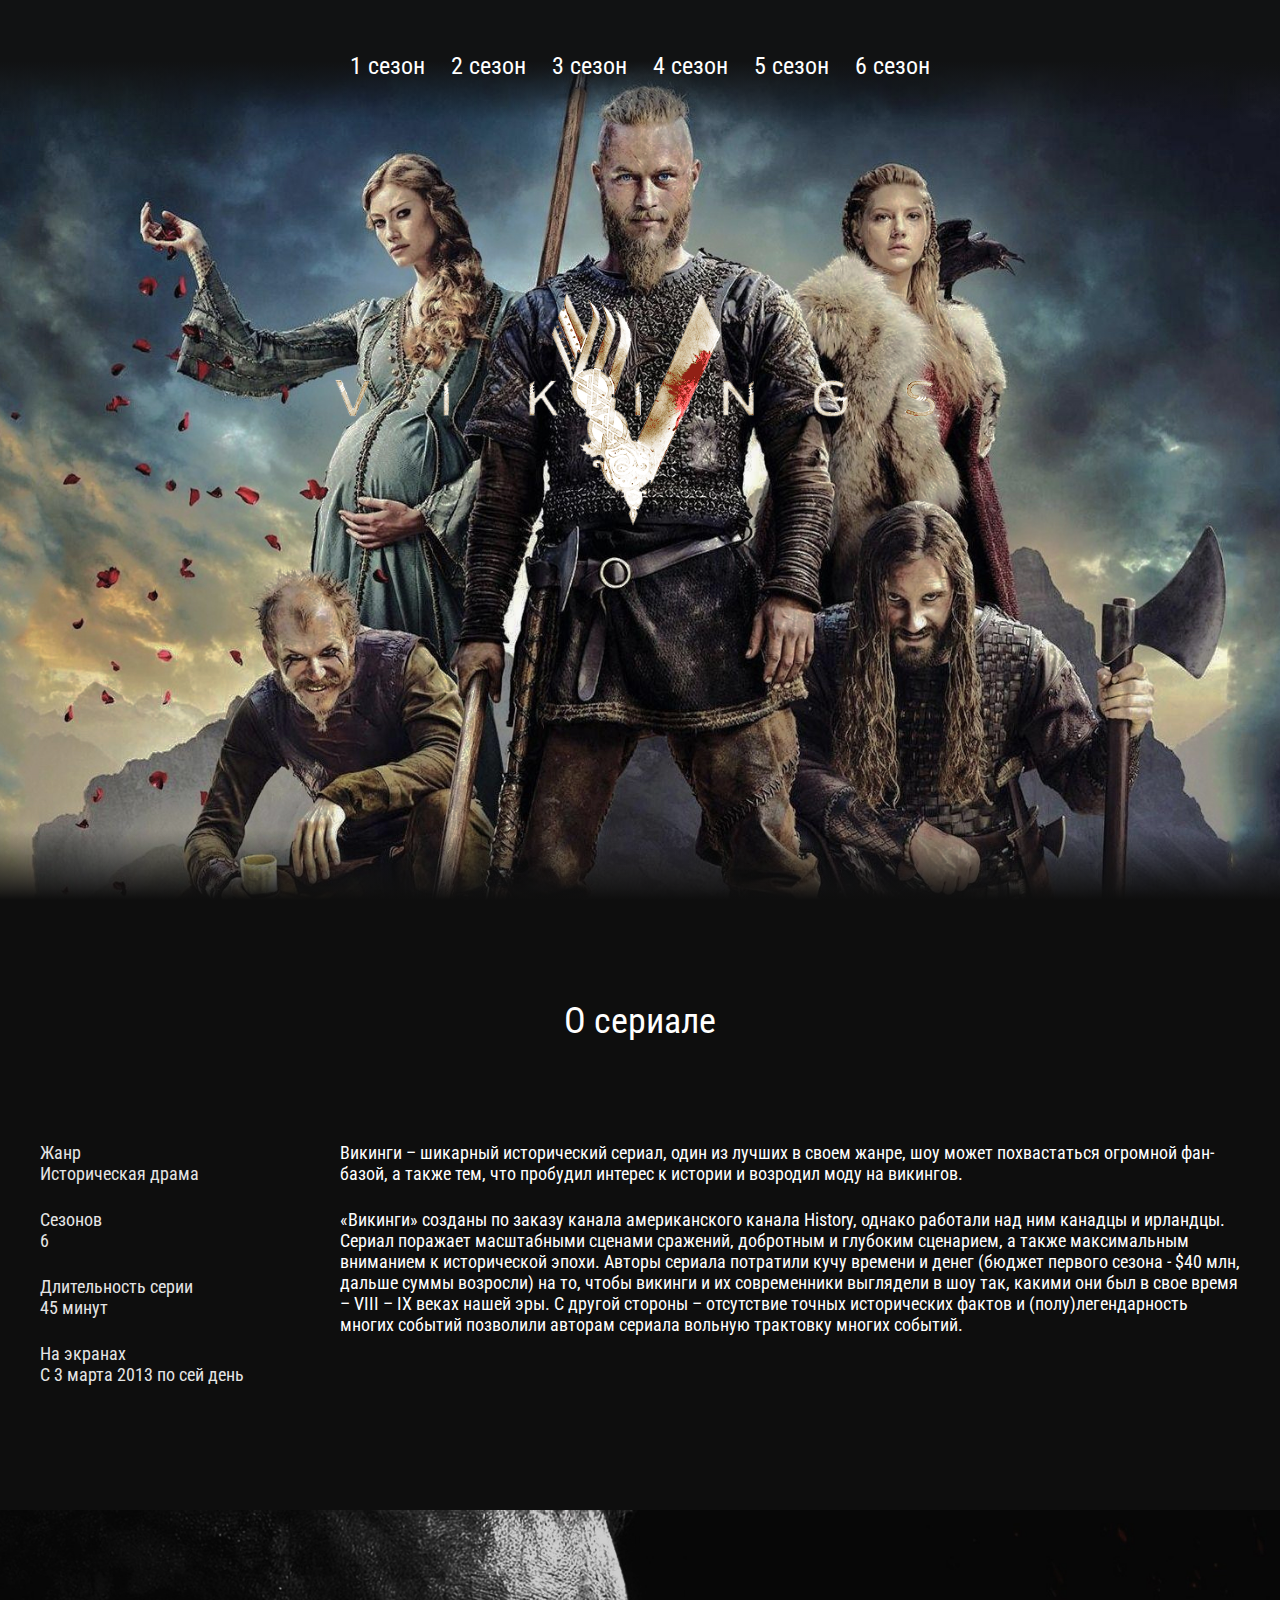
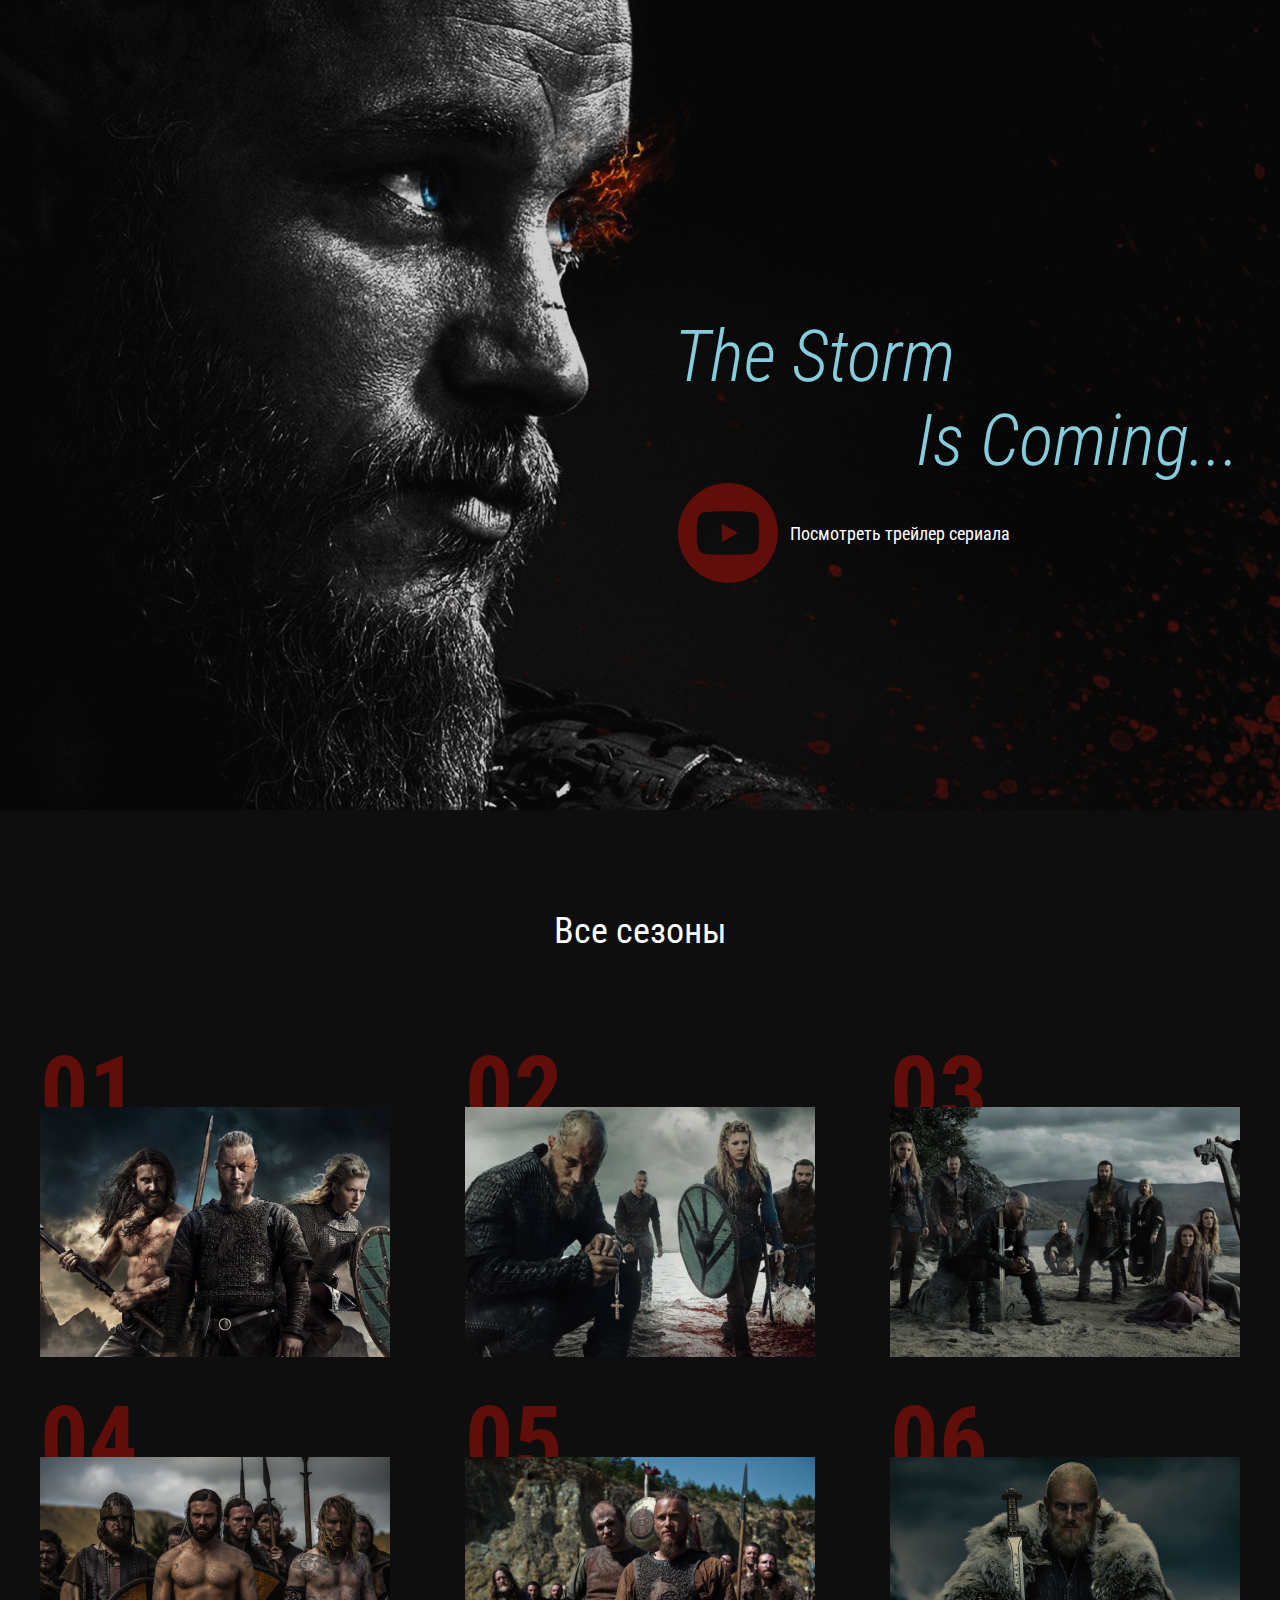
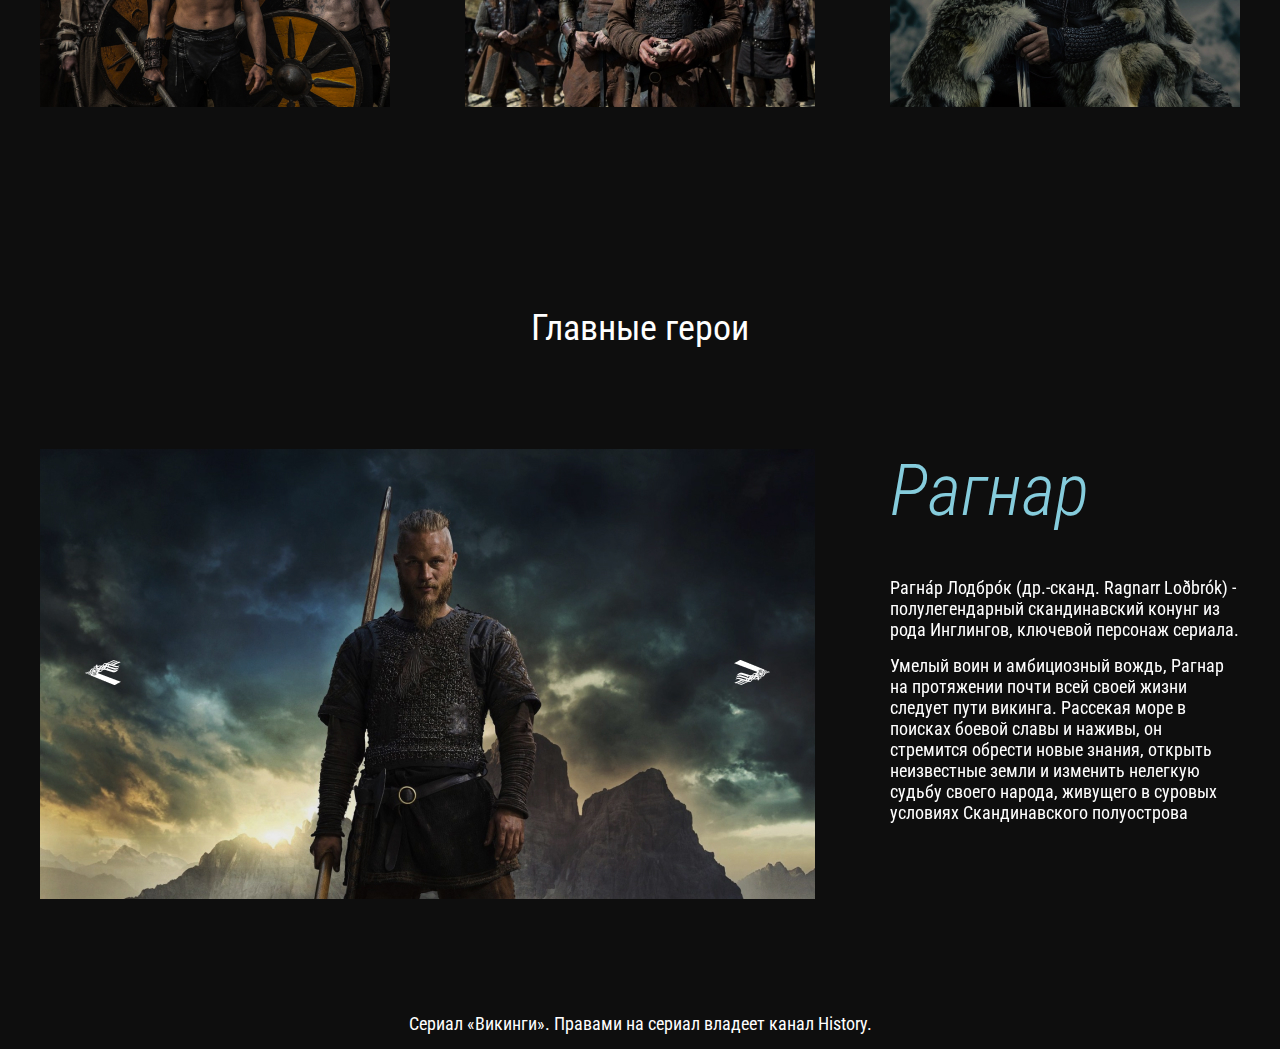
<file: index.html>
<!DOCTYPE html>
<html lang="en">
<head>
  <meta charset="UTF-8">
  <meta name="viewport" content="width=device-width, initial-scale=1.0">
  <meta http-equiv="X-UA-Compatible" content="ie=edge">
  <title>Vikings</title>
  <link href="https://fonts.googleapis.com/css2?family=Roboto+Condensed:ital,wght@0,400;0,700;1,300&display=swap" rel="stylesheet">
  <link rel="stylesheet" href="css/reset.css">
  <link rel="stylesheet" href="css/slick.css">
  <link rel="stylesheet" href="css/jquery.fancybox.css">
  <link rel="stylesheet" href="css/style.css">
  <link rel="stylesheet" href="css/media.css">
</head>
<body>
  
  <header class="header">
    <nav class="menu">
      <button class="menu__btn">
        <span></span>
      </button>
      <ul class="menu__list">
        <li class="menu__list-item"><a class="menu__list-link" href="seasons-1.html">1 cезон</a></li>
        <li class="menu__list-item"><a class="menu__list-link" href="#">2 cезон</a></li>
        <li class="menu__list-item"><a class="menu__list-link" href="#">3 cезон</a></li>
        <li class="menu__list-item"><a class="menu__list-link" href="#">4 cезон</a></li>
        <li class="menu__list-item"><a class="menu__list-link" href="#">5 cезон</a></li>
        <li class="menu__list-item"><a class="menu__list-link" href="#">6 cезон</a></li>
      </ul>
    </nav>

    <div class="logo">
      <img src="images/logo.png" alt="logo" class="logo__img">
    </div>
  </header>
  
   <section class="about section-page">
    <div class="container">
      <h3 class="title">О сериале</h3>
      <div class="about__inner">
        <ul class="about__info">
          <li class="about__info-item">Жанр
            <span>Историческая драма</span>  </li>
          <li  class="about__info-item">Сезонов
            <span>6</span> 
          </li>
          <li  class="about__info-item">Длительность серии
           <span>45 минут</span> 
          </li>
          <li  class="about__info-item">На экранах
           <span>С 3 марта 2013 по сей день</span> 
          </li>
        </ul>
        <div class="about__text">
          <p>
            Викинги – шикарный исторический сериал, один из лучших в своем жанре, шоу может похвастаться огромной фан-базой, а также тем, что пробудил интерес к истории и возродил моду на викингов.

          </p>
          <p>
            «Викинги» созданы по заказу канала американского канала History, однако работали над ним канадцы и ирландцы. Сериал поражает масштабными сценами сражений, добротным и глубоким сценарием, а также максимальным вниманием к исторической эпохи. Авторы сериала потратили кучу времени и денег (бюджет первого сезона - $40 млн, дальше суммы возросли) на то, чтобы викинги и их современники выглядели в шоу так, какими они был в свое время – VIII – IX веках нашей эры. С другой стороны – отсутствие точных исторических фактов и (полу)легендарность многих событий позволили авторам сериала вольную трактовку многих событий.
          </p>

        </div>
      </div>
    </div>
  </section>

  <section class="video">
    <div class="container">
      <h3 class="video__text">
        <span>The Storm </span>
        Is Coming...
      </h3>
      <a class="video__btn" data-fancybox href="https://www.youtube.com/watch?v=9GgxinPwAGc" >Посмотреть трейлер сериала</a>
    </div>
  </section>

  <section class="seasons section-page">
    <div class="container">
      <h3 class="title">Все сезоны</h3>
      <ol class="seasons__inner">

        <li class="seasons___item" style=" background-image: url('images/seasons-1.jpg');">
          <a href="seasons-1.html" class="seasons__link">Cмотреть</a>
        </li>
        <li class="seasons___item" style=" background-image: url('images/seasons-2.jpg');">
          <a href="#" class="seasons__link">Cмотреть</a>
        </li>
        <li class="seasons___item" style=" background-image: url('images/seasons-3.jpg');">
          <a href="#" class="seasons__link">Cмотреть</a>
        </li>
        <li class="seasons___item" style=" background-image: url('images/seasons-4.jpg');">
          <a href="#" class="seasons__link">Cмотреть</a>
        </li>
        <li class="seasons___item" style=" background-image: url('images/seasons-5.jpg');">
          <a href="#" class="seasons__link">Cмотреть</a>
        </li>
        <li class="seasons___item" style=" background-image: url('images/seasons-6.jpg');">
          <a href="#" class="seasons__link">Cмотреть</a>
        </li>

      </ol>
    </div>
  </section>

  <section class="heroes section-page">
    <div class="container">
      <h3 class="title">Главные герои</h3>
      <div class="heroes__inner">
        <div class="heroes__slider-img">
          <img class="heroes__images" src="images/hero-1.jpg" alt="">
          <img class="heroes__images" src="images/hero-1.jpg" alt="">
          <img class="heroes__images" src="images/hero-1.jpg" alt="">
        </div>
        <div class="heroes__slider-text">
          <div class="heroes__text">
            <h4 class="heroes__name">Рагнар</h4>
            <p>
              Рагна́р Лодбро́к (др.-сканд. Ragnarr Loðbrók) - полулегендарный скандинавский конунг из рода Инглингов, ключевой персонаж сериала.
            </p>
            <p>
              Умелый воин и амбициозный вождь, Рагнар на протяжении почти всей своей жизни следует пути викинга. Рассекая море в поисках боевой славы и наживы, он стремится обрести новые знания, открыть неизвестные земли и изменить нелегкую судьбу своего народа, живущего в суровых условиях Скандинавского полуострова
            </p>
          </div>

          <div class="heroes__text">
            <h4 class="heroes__name">Рагнар</h4>
            <p>
              Рагна́р Лодбро́к (др.-сканд. Ragnarr Loðbrók) - полулегендарный скандинавский конунг из рода Инглингов, ключевой персонаж сериала.
            </p>
            <p>
              Умелый воин и амбициозный вождь, Рагнар на протяжении почти всей своей жизни следует пути викинга. Рассекая море в поисках боевой славы и наживы, он стремится обрести новые знания, открыть неизвестные земли и изменить нелегкую судьбу своего народа, живущего в суровых условиях Скандинавского полуострова
            </p>
          </div>

          <div class="heroes__text">
            <h4 class="heroes__name">Рагнар</h4>
            <p>
              Рагна́р Лодбро́к (др.-сканд. Ragnarr Loðbrók) - полулегендарный скандинавский конунг из рода Инглингов, ключевой персонаж сериала.
            </p>
            <p>
              Умелый воин и амбициозный вождь, Рагнар на протяжении почти всей своей жизни следует пути викинга. Рассекая море в поисках боевой славы и наживы, он стремится обрести новые знания, открыть неизвестные земли и изменить нелегкую судьбу своего народа, живущего в суровых условиях Скандинавского полуострова
            </p>
          </div>

          
        </div>
      </div>
    </div>
  </section>

  <footer class="footer">
    <div class="container">
      <p class="copy">Сериал «Викинги». Правами на сериал владеет канал History.</p>
    </div>
  </footer> 



  <script src="https://ajax.googleapis.com/ajax/libs/jquery/3.4.1/jquery.min.js"></script>
  <script src="js/slick.min.js"></script>
  <script src="js/jquery.fancybox.min.js"></script>
  <script src="js/main.js"></script>
</body>
</html>
</file>
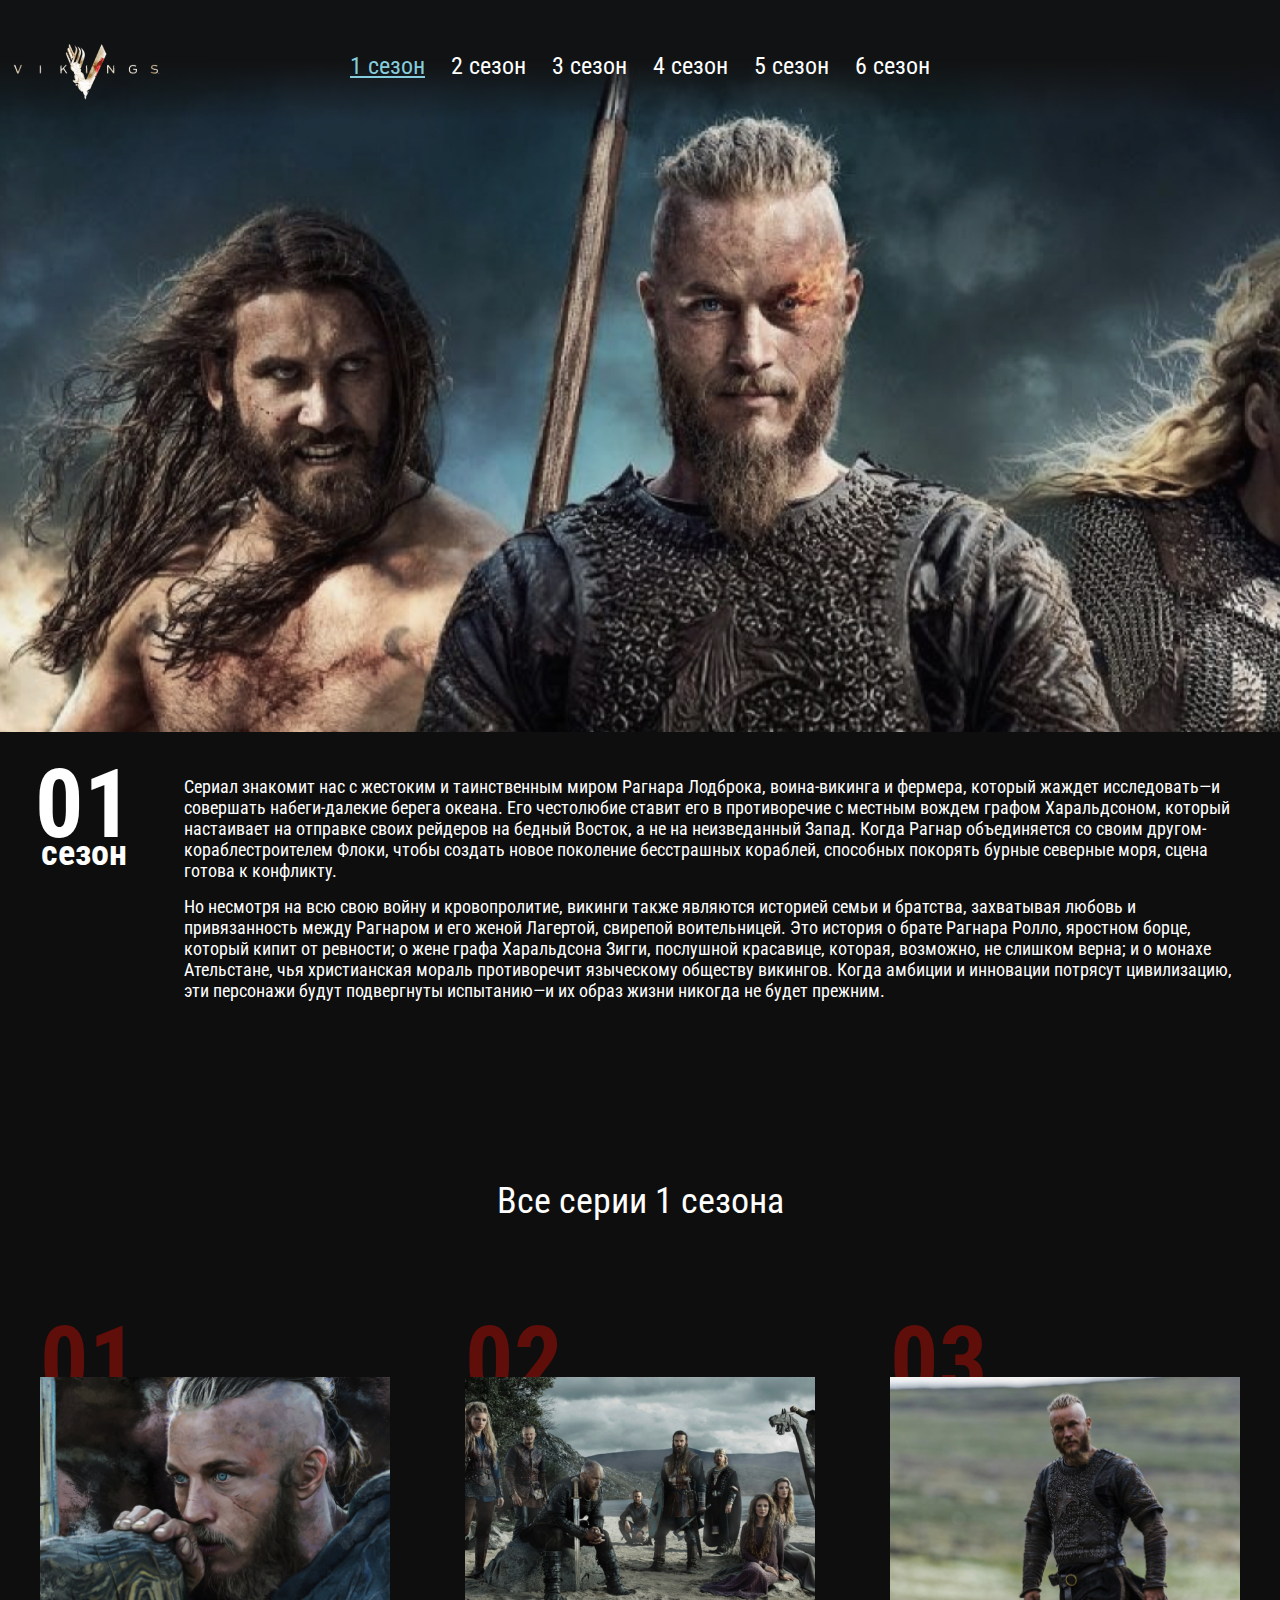
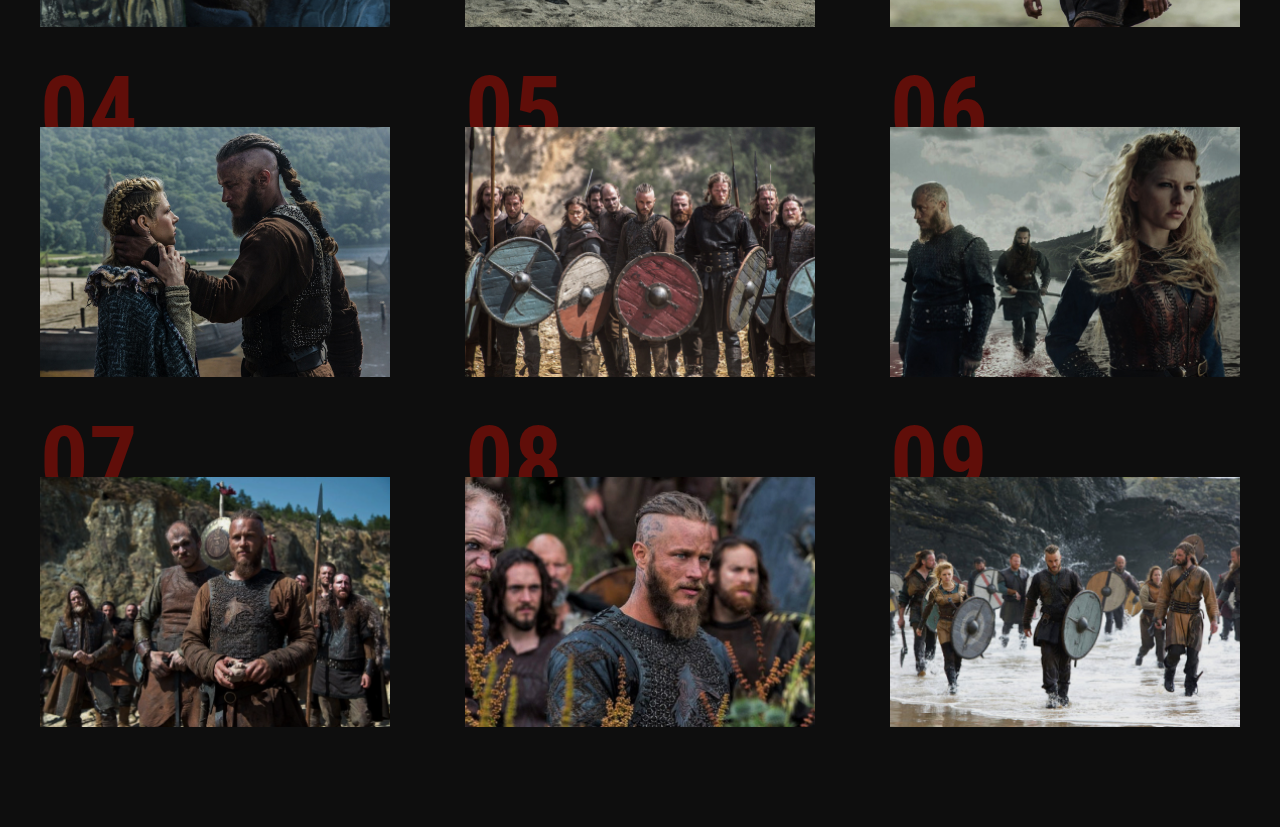
<file: seasons-1.html>
<!DOCTYPE html>
<html lang="en">
<head>
  <meta charset="UTF-8">
  <meta name="viewport" content="width=device-width, initial-scale=1.0">
  <meta http-equiv="X-UA-Compatible" content="ie=edge">
  <title>Seasons</title>
  <link href="https://fonts.googleapis.com/css2?family=Roboto+Condensed:ital,wght@0,400;0,700;1,300&display=swap" rel="stylesheet">
  <link rel="stylesheet" href="css/reset.css">
  <link rel="stylesheet" href="css/slick.css">
  <link rel="stylesheet" href="css/jquery.fancybox.css">
  <link rel="stylesheet" href="css/style.css">
  <link rel="stylesheet" href="css/media.css">
</head>
<body>

    <header class="page-header">
        <nav class="menu">
          <button class="menu__btn">
            <span></span>
          </button>
            <div class="menu__container">
            <a href="index.html" class="page-logo">
                <img src="images/page-logo.png" alt="">
            </a>
            <ul class="menu__list">
              <li class="menu__list-item"><a class="menu__list-link menu__list-link--active" href="#">1 cезон</a></li>
              <li class="menu__list-item"><a class="menu__list-link" href="#">2 cезон</a></li>
              <li class="menu__list-item"><a class="menu__list-link" href="#">3 cезон</a></li>
              <li class="menu__list-item"><a class="menu__list-link" href="#">4 cезон</a></li>
              <li class="menu__list-item"><a class="menu__list-link" href="#">5 cезон</a></li>
              <li class="menu__list-item"><a class="menu__list-link" href="#">6 cезон</a></li>
            </ul>
        </div>
          </nav>

          <div class="season-info">
              <div class="season-info__num">
                  01
                  <span>сезон</span>
              </div>
              <div class="season-info__text">
                  <p>
                    Сериал знакомит нас с жестоким и таинственным миром Рагнара Лодброка, воина-викинга и фермера, который жаждет исследовать—и совершать набеги-далекие берега океана. Его честолюбие ставит его в противоречие с местным вождем графом Харальдсоном, который настаивает на отправке своих рейдеров на бедный Восток, а не на неизведанный Запад. Когда Рагнар объединяется со своим другом-кораблестроителем Флоки, чтобы создать новое поколение бесстрашных кораблей, способных покорять бурные северные моря, сцена готова к конфликту.
                  </p>

                  <p>
                    Но несмотря на всю свою войну и кровопролитие, викинги также являются историей семьи и братства, захватывая любовь и привязанность между Рагнаром и его женой Лагертой, свирепой воительницей. Это история о брате Рагнара Ролло, яростном борце, который кипит от ревности; о жене графа Харальдсона Зигги, послушной красавице, которая, возможно, не слишком верна; и о монахе Ательстане, чья христианская мораль противоречит языческому обществу викингов. Когда амбиции и инновации потрясут цивилизацию, эти персонажи будут подвергнуты испытанию—и их образ жизни никогда не будет прежним.
                  </p>
              </div>
          </div>

    </header>

    <section class="seasons section-page">
        <div class="container">
          <h3 class="title">Все серии 1 сезона</h3>
          <ol class="seasons__inner">
    
            <li class="seasons___item" style=" background-image: url('images/season-image-1.jpg');">
              <a target="_blank" href="https://hdrezka-ag.com/series/drama/71-vikingi-2013-tv-series-1.html#t:1-s:1-e:1" class="seasons__link">Cмотреть</a>
            </li>
            <li class="seasons___item" style=" background-image: url('images/season-image-2.jpg');">
              <a target="_blank" href="https://hdrezka-ag.com/series/drama/71-vikingi-2013-tv-series-1.html#t:1-s:1-e:2" class="seasons__link">Cмотреть</a>
            </li>
            <li class="seasons___item" style=" background-image: url('images/season-image-3.jpg');">
              <a target="_blank" href="https://hdrezka-ag.com/series/drama/71-vikingi-2013-tv-series-1.html#t:1-s:1-e:3" class="seasons__link">Cмотреть</a>
            </li>
            <li class="seasons___item" style=" background-image: url('images/season-image-4.jpg');">
              <a target="_blank" href="https://hdrezka-ag.com/series/drama/71-vikingi-2013-tv-series-1.html#t:1-s:1-e:4" class="seasons__link">Cмотреть</a>
            </li>
            <li class="seasons___item" style=" background-image: url('images/season-image-5.jpg');">
              <a target="_blank" href="https://hdrezka-ag.com/series/drama/71-vikingi-2013-tv-series-1.html#t:1-s:1-e:5" class="seasons__link">Cмотреть</a>
            </li>
            <li class="seasons___item" style=" background-image: url('images/season-image-6.jpg');">
              <a target="_blank" href="https://hdrezka-ag.com/series/drama/71-vikingi-2013-tv-series-1.html#t:1-s:1-e:6" class="seasons__link">Cмотреть</a>
            </li>
            <li class="seasons___item" style=" background-image: url('images/season-image-7.jpg');">
                <a target="_blank" href="https://hdrezka-ag.com/series/drama/71-vikingi-2013-tv-series-1.html#t:1-s:1-e:7" class="seasons__link">Cмотреть</a>
              </li>
              <li class="seasons___item" style=" background-image: url('images/season-image-8.jpg');">
                <a target="_blank" href="https://hdrezka-ag.com/series/drama/71-vikingi-2013-tv-series-1.html#t:1-s:1-e:8" class="seasons__link">Cмотреть</a>
              </li>
              <li class="seasons___item" style=" background-image: url('images/season-image-9.jpg');">
                <a target="_blank" href="https://hdrezka-ag.com/series/drama/71-vikingi-2013-tv-series-1.html#t:1-s:1-e:9" class="seasons__link">Cмотреть</a>
              </li>
    
          </ol>
        </div>
      </section>







 <script src="https://ajax.googleapis.com/ajax/libs/jquery/3.4.1/jquery.min.js"></script>
 <script src="js/slick.min.js"></script>
 <script src="js/jquery.fancybox.min.js"></script>
 <script src="js/main.js"></script>
</body>
</html>
</file>
<file: css/style.css>
*{
    box-sizing: border-box;
}

body{
    color: #fff;
    background-color: #0e0e0e;
    font-weight: 400;
    font-family: 'Roboto Condensed', sans-serif;
    font-size: 18px;
    line-height: 21px;
}

a{
    color: inherit;
    text-decoration: none;
}

ul{
    list-style: none;
}

.container{
    max-width: 1220px;
    padding: 0 10px;
    margin: 0 auto;
}

.section-page{
    padding: 100px 0;
}

.title{
    text-align: center;
    margin-bottom: 100px;
    font-size: 36px;
    line-height: 42px;
    font-weight: 400;
}

.header{
    background-image: url('../images/header-bg.jpg');
    height: 100vh;
    background-size: cover;
    background-repeat: no-repeat;
    background-position: center 60px;
    text-align: center;
    position: relative;
}

.header::after{
    content: "";
    position: absolute;
    height: 70px;
    bottom: 0;
    left: 0;
    width: 100%;
    background: linear-gradient(180deg, #0E0E0E 0%, rgba(17, 17, 17, 0.850295) 16.53%, rgba(32, 31, 33, 0) 100%);
    transform: rotate(180deg);
}


.menu{
    position: relative;  
    padding: 50px 0 58px;
    background: linear-gradient(180deg, #111213 0%, #111213 43.62%, rgba(32, 31, 33, 0) 86.33%);
}

.menu__btn{
    display: none;
}

.menu__list{
    display: flex;
    justify-content: center;
}

.menu__list-item{
    padding: 0 13px;
}

.menu__list-link{
    font-size: 36px;
    line-height: 42px;
}

.menu__list-link:hover{
    color: #85ccdc;
    transition: all .3s;
    text-decoration: underline;
}

.logo{
    padding-top: 17vh;
}

.about__inner{
    display: flex;   
}

.about__info{
    width: 375px;
    margin-right: 50px;
    flex: none;
}

.about__info-item{
    margin-bottom: 25px;
    color: #e5e5e5;
}

.about__info-item span{
    display: block;
}

.about__text p{
    margin-bottom: 25px;
}

.video{
    background-image: url("../images/video-bg.jpg");
    height: 100vh;
    background-size: cover;
    background-repeat: no-repeat;
    background-position: center center;
    text-align: right;
}

.video__text{
    font-style: italic;
    font-weight: 300;
    font-size: 72px;
    line-height: 84px;
    color: #85CCDC;
    padding-top: 45vh;
    margin-bottom: 40px;
}

.video__text span{
    display: block;
    padding-right: 285px;
}

.video__btn{
    padding-left: 112px;
    position: relative;
    margin-right: 230px;
}

.video__btn::before{
    content: '';
    position: absolute;
    width: 100px;
    height: 100px;
    left: 0;
    background-image: url('../images/youtube.svg');
    top: -40px;
}

.seasons__inner{
    display: grid;
    grid-template-columns: repeat(auto-fill, minmax(284px, 1fr));
    grid-gap: 100px 75px;
    counter-reset: number;
    padding-top: 55px;
}

.seasons___item{
    height: 250px;
    background-repeat: no-repeat;
    background-position: center center;
    background-size: cover;
    list-style: none;
    position: relative;
    display: flex;
    align-items: center;
    justify-content: center;
}

.seasons___item:hover .seasons__link{
    opacity: 1;
}

.seasons___item::before{
    content: '0' counter(number);
    counter-increment: number;
    position: absolute;
    font-size: 96px;
    line-height: 112px;
    font-weight: bold;
    color: #600E09;
    left: 0;
    top: -72px;
    z-index: -1;
}

.seasons__item:nth-child(n+10)::before{
    content:  counter(number);
}

.seasons___item:hover::after{
    content: '';
    position: absolute;
    top: 0;
    left: 0;
    right: 0;
    bottom: 0;
    background: rgba(14, 14, 14, 0.8);
}

.seasons__link{
    font-size: 36px;
    line-height: 42px;
    padding: 12px 78px 11px;
    background-color: #0E0E0E;
    opacity: 0;
    transition: all .4s;
    z-index: 2;
}

.heroes__inner{
    display: flex;
    justify-content: space-between;
}

.heroes__slider-img{
    max-width: 775px;
    
}

.heroes__slider-text{
    max-width: 350px;
}

.slick-btn{
    position: absolute;
    top: 50%;
    transform: translateY(-50%);
    border: none;
    background-color: transparent;
    z-index: 5;
    cursor: pointer;
    outline: none;
}

.slick-prev{
    left: 38px; 
}

.slick-next{
    right: 38px;
}

.heroes__name{
    font-style: italic;
    font-weight: 300;
    font-size: 72px;
    line-height: 84px;
    color: #85ccdc;
    margin-bottom: 44px;
}

.heroes__text p{
    margin-bottom: 15px;
}

.copy{
    padding: 14px 0 15px;
    text-align: center;
}

/* start season-1*/

.menu__list-link--active{
    color: #85ccdc;
    text-decoration: underline;
}

.page-header{
    background-image: url('../images/season-bg.jpg');
    background-repeat: no-repeat;
    background-size: cover;
    background-position: center center;
    height: 90vh;
    position: relative;
}

.menu__container{
    max-width: 1385px;
    margin: 0 auto;
    position: relative;
}

.page-logo{
    position: absolute;
    left: 0;
}

.season-info{
    position: absolute;
    max-width: 1385px;
    display: flex;
    padding: 44px 47px 64px 35px;
    background-color: #0e0e0e;
    bottom: 0;
    left: 0;
    right: 0;
    margin: 0 auto;
}

.season-info__num{
    font-weight: bold;
    font-size: 96px;
    line-height: 56px;
    text-align: center;
    margin-right: 51px;
}

.season-info__num span{
    display: block;
    font-size: 36px;
    line-height: 42px;
}

.season-info__text p{
    margin-bottom: 15px;
}
/* end season-1*/



/* адаптив */

    @media(max-width: 1366px){
        .logo-img{
            width:50%;
        }
        .menu__list-link{
            font-size: 24px;
            line-height: 32px;
        }
    }

    @media(max-width: 640px){
        .menu__list{
            display: none;
        }
        .logo{
            padding-top: 21vh;
        }
    }

/* конец адаптива */
</file>
<file: css/media.css>
@media(max-width: 1420px){
    .page-logo{
        left: 10px;
        top: -6px;
    }
}


@media(max-width: 1366px){
    .logo__img{
        width: 50%;
    }
    .menu__list-link{
        font-size: 24px;
        line-height: 32px;
    }
    .about__info{
        width: 250px;
    }
    .page-header{
        height: 120vh;
    }
}

@media(max-width: 1200px){
    .heroes__inner{
        display: block;
    }
    .heroes__slider-text{
        max-width: 100%;
        padding-top: 50px;
    }
    .heroes__slider-img{
        max-width: 100%;
    }
}

@media(max-width: 1088px){
.seasons___item{
    height: 340px;
}
}

@media(max-width: 992px){
    .page-logo{
        display: none;
    }
}

@media(max-width: 768px){
    .about__inner{
        display: block;
    }
    .section-page{
        padding: 50px 0;
    }
    .title{
        margin-bottom: 50px;
        font-size: 28px;
        line-height: 36px;
    }
    body{
        font-size: 16px;
        line-height: 19px;
    }
    .video__text {
        font-size: 48px;
        line-height: 56px;
    }
    .video__text span{
        padding-right: 200px;
    }
    .video__btn{
        margin-right: 0;
        padding-left: 62px;
    }
    .video__btn::before{
        width: 50px;
        height: 50px;
        background-size: cover;
        top: -16px;
    }
    .seasons___inner{
        grid-gap: 80px 35px;
    }
    .heroes__name{
        font-size: 46px;
        line-height: 56px;
        margin-bottom: 25px;
    }
    .season-info{
        display: block;
        padding: 30px 10px 0 10px;
    }
    .season-info__num{
        text-align: left;
        font-size: 50px;
        line-height: 26px;
        margin-bottom: 15px;
    }
    .season-info__num span{
        font-size: 25px;
        line-height: 32px;
    }

}

@media(max-width: 640px){
    .menu{
        padding: 0;
        background: linear-gradient(180deg, #111213 0%, #111213 10%, rgba(32, 31, 33, 0) 86.33%);
        text-align: center;
    }
    .menu__list{
        display: block;
        transform: translateY(-130%);
        transition: transform 0.5s;
    }
    .menu__list.menu__list--active{
        transform: translateY(0);
        padding: 100px 0 50px;
        transition: transform 0.5s;
    }
    .menu__list-link{
        display: block;
        padding: 10px 0;
    }
    .logo{
        padding-top: 21vh;
    }  
    .page-logo{
        display: block;
        z-index: 10;
        top: 22px;
    }
    .menu__btn{
        display: block;
        width: 50px;
        height: 40px;
        cursor: pointer;
        position: absolute;
        right: 10px;
        top: 20px;
        z-index: 20;
        display: flex;
        align-items: center;
        background-color: transparent;
        border: none;
        padding: 0;
    }
    .menu__btn span{
        width: 100%;
        height: 4px;
        background-color: #fff;
    }
    .menu__btn::after,
    .menu__btn::before{
        content: '';
        position: absolute;
        width: 100%;
        height: 4px;
        background-color: #fff;
    }
    .menu__btn::before{
        top: 0;
        left: 0;
    }
    .menu__btn::after{
        bottom: 0;
        left: 0;
    }
    .page-header{
        height: 160vh;
    }
}

@media(max-width: 414px){
    .seasons___item{
        height: 203px;
    }
}

@media(max-width: 375px){
    .page-header{
        height: 220vh;
    }
}
</file>
